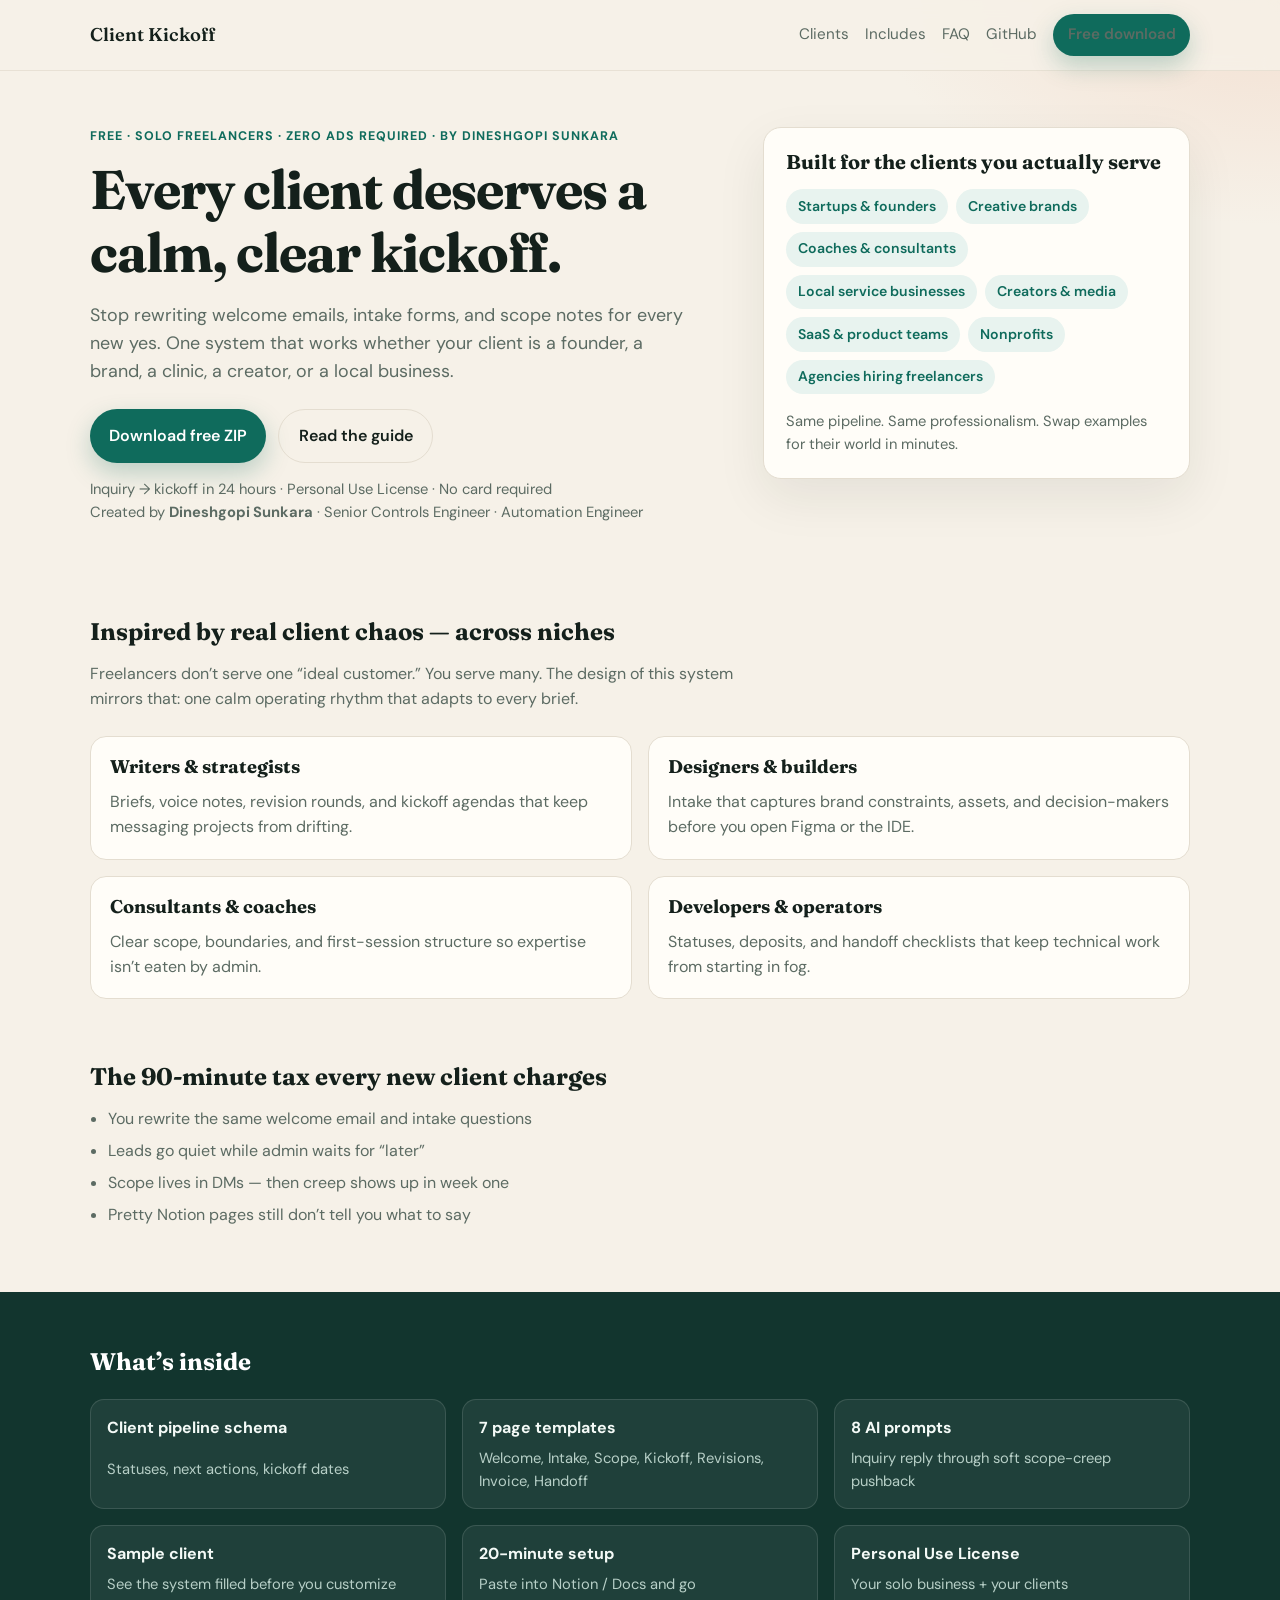
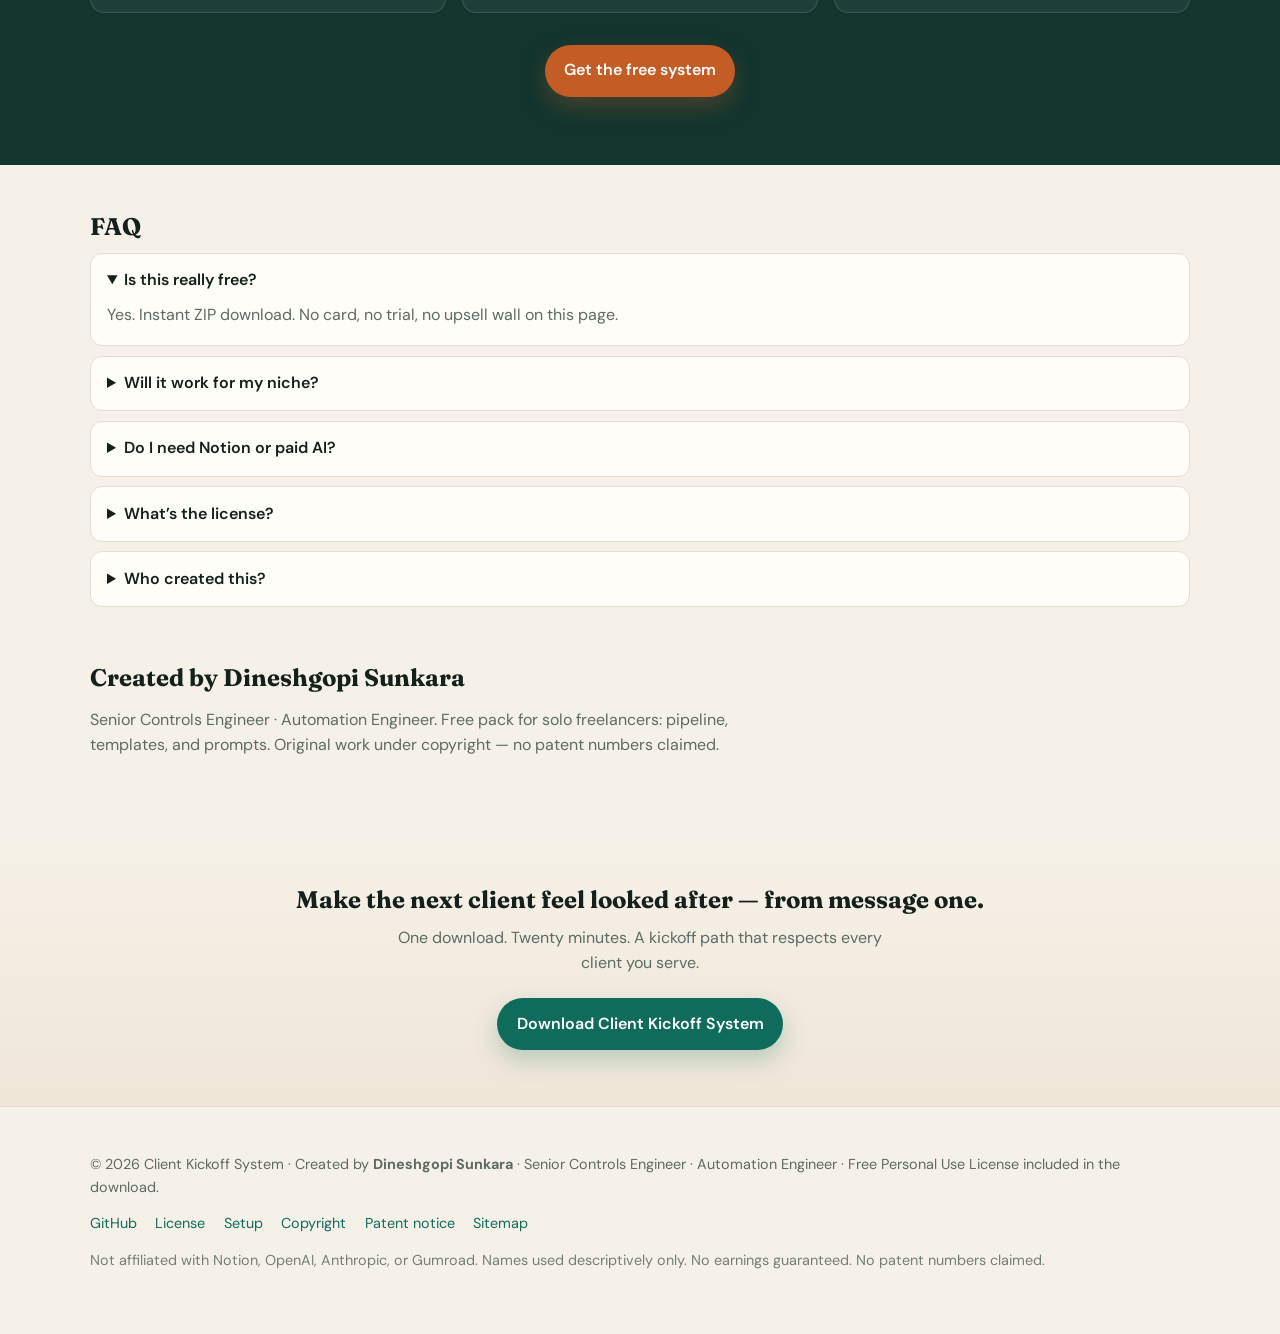
<file: index.html>
<!DOCTYPE html>
<html lang="en">
<head>
  <meta charset="utf-8" />
  <meta name="viewport" content="width=device-width, initial-scale=1" />
  <title>Client Kickoff System — Free Client Onboarding for Solo Freelancers</title>
  <meta name="description" content="Client Kickoff System: Inquiry to first kickoff in 24 hours. Free Notion + AI onboarding system by Dineshgopi Sunkara. For freelance writers, designers, developers, consultants, coaches — and every client in between." />
  <meta name="keywords" content="Client Kickoff System, client kickoff, freelancer onboarding, freelance onboarding, client onboarding system, client pipeline, Notion templates, freelance business tools, freelancer tools, client intake forms, client intake, scope of work, kickoff call, freelancer kickoff, project kickoff templates, solo freelancer tools, client pipeline management, free freelance tools, Dineshgopi Sunkara" />
  <link rel="canonical" href="https://sunkara1111.github.io/client-kickoff-system-free/" />
  <link rel="icon" href="favicon.svg" type="image/svg+xml" />
  <meta name="theme-color" content="#0f6b5c" />
  
  <!-- Open Graph / Facebook -->
  <meta property="og:type" content="website" />
  <meta property="og:url" content="https://sunkara1111.github.io/client-kickoff-system-free/" />
  <meta property="og:title" content="Client Kickoff System — Free Client Onboarding for Solo Freelancers" />
  <meta property="og:description" content="Inquiry to first kickoff in 24 hours. Free complete client onboarding system for solo freelancers. Client pipeline, intake forms, kickoff templates, and AI prompts included." />
  <meta property="og:site_name" content="Client Kickoff System" />
  <meta property="og:image" content="https://sunkara1111.github.io/client-kickoff-system-free/og-image.png" />
  <meta property="og:image:alt" content="Client Kickoff System — free client onboarding for solo freelancers, created by Dineshgopi Sunkara" />
  <meta property="og:locale" content="en_US" />
  
  <!-- Twitter Card -->
  <meta name="twitter:card" content="summary_large_image" />
  <meta name="twitter:url" content="https://sunkara1111.github.io/client-kickoff-system-free/" />
  <meta name="twitter:title" content="Client Kickoff System — Free Client Onboarding" />
  <meta name="twitter:description" content="Inquiry to first kickoff in 24 hours. Free Notion + AI onboarding system for solo freelancers. Client pipeline, intake forms, kickoff templates included." />
  <meta name="twitter:image" content="https://sunkara1111.github.io/client-kickoff-system-free/og-image.png" />
  <meta name="twitter:image:alt" content="Client Kickoff System — free client onboarding for solo freelancers, created by Dineshgopi Sunkara" />
  
  <!-- Additional Meta -->
  <meta name="author" content="Dineshgopi Sunkara" />
  <meta name="robots" content="index, follow" />
  <meta name="googlebot" content="index, follow" />
  
  <link rel="stylesheet" href="styles.css" />
  <link rel="preconnect" href="https://fonts.googleapis.com" />
  <link rel="preconnect" href="https://fonts.gstatic.com" crossorigin />
  <link href="https://fonts.googleapis.com/css2?family=DM+Sans:ital,opsz,wght@0,9..40,400;0,9..40,500;0,9..40,600;0,9..40,700;1,9..40,400&family=Fraunces:opsz,wght@9..144,500;9..144,600;9..144,700&display=swap" rel="stylesheet" />
  <script type="application/ld+json">
  {
    "@context": "https://schema.org",
    "@graph": [
      {
        "@type": "WebSite",
        "name": "Client Kickoff System",
        "url": "https://sunkara1111.github.io/client-kickoff-system-free/",
        "description": "Free client onboarding system for solo freelancers. Inquiry to first kickoff in 24 hours.",
        "inLanguage": "en",
        "author": { "@id": "https://github.com/sunkara1111#person" }
      },
      {
        "@type": "SoftwareApplication",
        "name": "Client Kickoff System",
        "applicationCategory": "BusinessApplication",
        "operatingSystem": "Any",
        "url": "https://sunkara1111.github.io/client-kickoff-system-free/",
        "downloadUrl": "https://sunkara1111.github.io/client-kickoff-system-free/Client-Kickoff-System.zip",
        "description": "Free Notion + AI client onboarding system for solo freelancers: pipeline, intake forms, kickoff templates, and prompts.",
        "author": { "@id": "https://github.com/sunkara1111#person" },
        "offers": {
          "@type": "Offer",
          "price": "0",
          "priceCurrency": "USD"
        }
      },
      {
        "@type": "Person",
        "@id": "https://github.com/sunkara1111#person",
        "name": "Dineshgopi Sunkara",
        "jobTitle": "Senior Controls Engineer · Automation Engineer",
        "url": "https://github.com/sunkara1111"
      }
    ]
  }
  </script>
</head>
<body>
  <header class="nav">
    <div class="wrap nav-inner">
      <a class="logo" href="#">Client Kickoff</a>
      <nav>
        <a href="#clients">Clients</a>
        <a href="#includes">Includes</a>
        <a href="#faq">FAQ</a>
        <a href="https://github.com/sunkara1111/client-kickoff-system-free">GitHub</a>
        <a class="btn btn-small" href="Client-Kickoff-System.zip">Free download</a>
      </nav>
    </div>
  </header>

  <main>
    <section class="hero">
      <div class="wrap hero-grid">
        <div>
          <p class="eyebrow">Free · Solo freelancers · Zero ads required · By Dineshgopi Sunkara</p>
          <h1>Every client deserves a calm, clear kickoff.</h1>
          <p class="lede">Stop rewriting welcome emails, intake forms, and scope notes for every new yes. One system that works whether your client is a founder, a brand, a clinic, a creator, or a local business.</p>
          <div class="cta-row">
            <a class="btn" href="Client-Kickoff-System.zip">Download free ZIP</a>
            <a class="btn btn-ghost" href="https://github.com/sunkara1111/client-kickoff-system-free/blob/main/01-product-Client-Kickoff-System.md">Read the guide</a>
          </div>
          <p class="fine">Inquiry → kickoff in 24 hours · Personal Use License · No card required<br />Created by <strong>Dineshgopi Sunkara</strong> · Senior Controls Engineer · Automation Engineer</p>
        </div>
        <aside class="hero-card" aria-label="Client spectrum">
          <h2>Built for the clients you actually serve</h2>
          <ul class="client-chips">
            <li>Startups & founders</li>
            <li>Creative brands</li>
            <li>Coaches & consultants</li>
            <li>Local service businesses</li>
            <li>Creators & media</li>
            <li>SaaS & product teams</li>
            <li>Nonprofits</li>
            <li>Agencies hiring freelancers</li>
          </ul>
          <p class="card-note">Same pipeline. Same professionalism. Swap examples for their world in minutes.</p>
        </aside>
      </div>
    </section>

    <section class="band" id="clients">
      <div class="wrap">
        <h2>Inspired by real client chaos — across niches</h2>
        <p class="section-lede">Freelancers don’t serve one “ideal customer.” You serve many. The design of this system mirrors that: one calm operating rhythm that adapts to every brief.</p>
        <div class="cards">
          <article>
            <h3>Writers & strategists</h3>
            <p>Briefs, voice notes, revision rounds, and kickoff agendas that keep messaging projects from drifting.</p>
          </article>
          <article>
            <h3>Designers & builders</h3>
            <p>Intake that captures brand constraints, assets, and decision-makers before you open Figma or the IDE.</p>
          </article>
          <article>
            <h3>Consultants & coaches</h3>
            <p>Clear scope, boundaries, and first-session structure so expertise isn’t eaten by admin.</p>
          </article>
          <article>
            <h3>Developers & operators</h3>
            <p>Statuses, deposits, and handoff checklists that keep technical work from starting in fog.</p>
          </article>
        </div>
      </div>
    </section>

    <section class="pain wrap">
      <h2>The 90-minute tax every new client charges</h2>
      <ul class="pain-list">
        <li>You rewrite the same welcome email and intake questions</li>
        <li>Leads go quiet while admin waits for “later”</li>
        <li>Scope lives in DMs — then creep shows up in week one</li>
        <li>Pretty Notion pages still don’t tell you what to say</li>
      </ul>
    </section>

    <section class="includes" id="includes">
      <div class="wrap">
        <h2>What’s inside</h2>
        <div class="includes-grid">
          <div><strong>Client pipeline schema</strong><span>Statuses, next actions, kickoff dates</span></div>
          <div><strong>7 page templates</strong><span>Welcome, Intake, Scope, Kickoff, Revisions, Invoice, Handoff</span></div>
          <div><strong>8 AI prompts</strong><span>Inquiry reply through soft scope-creep pushback</span></div>
          <div><strong>Sample client</strong><span>See the system filled before you customize</span></div>
          <div><strong>20-minute setup</strong><span>Paste into Notion / Docs and go</span></div>
          <div><strong>Personal Use License</strong><span>Your solo business + your clients</span></div>
        </div>
        <div class="cta-row center">
          <a class="btn" href="Client-Kickoff-System.zip">Get the free system</a>
        </div>
      </div>
    </section>

    <section class="faq wrap" id="faq">
      <h2>FAQ</h2>
      <details open>
        <summary>Is this really free?</summary>
        <p>Yes. Instant ZIP download. No card, no trial, no upsell wall on this page.</p>
      </details>
      <details>
        <summary>Will it work for my niche?</summary>
        <p>Yes. It’s built for solo service freelancers generally. Swap examples for writing, design, dev, coaching, or consulting in a few minutes — the pipeline stays the same for every client type.</p>
      </details>
      <details>
        <summary>Do I need Notion or paid AI?</summary>
        <p>Notion free tier is enough (or paste into Docs/Obsidian). Prompts work in ChatGPT, Claude, and similar tools — any AI plan is optional and separate.</p>
      </details>
      <details>
        <summary>What’s the license?</summary>
        <p>Personal Use License for your own freelance/solo business and work with your clients. Don’t resell or redistribute the raw product files. Full terms are in <a href="LICENSE-Personal-Use.txt">LICENSE-Personal-Use.txt</a>.</p>
      </details>
      <details>
        <summary>Who created this?</summary>
        <p>Dineshgopi Sunkara — Senior Controls Engineer · Automation Engineer. The system is original work under copyright. No patent numbers are claimed. Source: <a href="https://github.com/sunkara1111/client-kickoff-system-free">github.com/sunkara1111/client-kickoff-system-free</a>.</p>
      </details>
    </section>

    <section class="creator wrap" id="creator">
      <h2>Created by Dineshgopi Sunkara</h2>
      <p class="section-lede">Senior Controls Engineer · Automation Engineer. Free pack for solo freelancers: pipeline, templates, and prompts. Original work under copyright — no patent numbers claimed.</p>
    </section>

    <section class="final">
      <div class="wrap">
        <h2>Make the next client feel looked after — from message one.</h2>
        <p>One download. Twenty minutes. A kickoff path that respects every client you serve.</p>
        <a class="btn" href="Client-Kickoff-System.zip">Download Client Kickoff System</a>
      </div>
    </section>
  </main>

  <footer class="footer">
    <div class="wrap">
      <p>© 2026 Client Kickoff System · Created by <strong>Dineshgopi Sunkara</strong> · Senior Controls Engineer · Automation Engineer · Free Personal Use License included in the download.</p>
      <p class="footer-links">
        <a href="https://github.com/sunkara1111/client-kickoff-system-free">GitHub</a>
        <a href="LICENSE-Personal-Use.txt">License</a>
        <a href="docs/SETUP.md">Setup</a>
        <a href="COPYRIGHT.md">Copyright</a>
        <a href="PATENT_NOTICE.md">Patent notice</a>
        <a href="sitemap.xml">Sitemap</a>
      </p>
      <p class="muted">Not affiliated with Notion, OpenAI, Anthropic, or Gumroad. Names used descriptively only. No earnings guaranteed. No patent numbers claimed.</p>
    </div>
  </footer>
</body>
</html>
</file>
<file: styles.css>
:root {
  --ink: #14201b;
  --muted: #5c6b63;
  --paper: #f6f1e8;
  --card: #fffdf8;
  --line: #e4ddd0;
  --accent: #0f6b5c;
  --accent-2: #c45c26;
  --chip: #e8f3ef;
  --shadow: 0 18px 50px rgba(20, 32, 27, 0.08);
  --radius: 18px;
  --font: "DM Sans", system-ui, sans-serif;
  --display: "Fraunces", Georgia, serif;
}
* { box-sizing: border-box; }
html { scroll-behavior: smooth; }
body {
  margin: 0;
  font-family: var(--font);
  color: var(--ink);
  background:
    radial-gradient(1200px 600px at 10% -10%, #dceee8 0%, transparent 55%),
    radial-gradient(900px 500px at 100% 0%, #f3e0d2 0%, transparent 45%),
    var(--paper);
  line-height: 1.55;
}
a { color: inherit; }
.wrap { width: min(1100px, calc(100% - 2rem)); margin: 0 auto; }
.nav {
  position: sticky; top: 0; z-index: 10;
  backdrop-filter: blur(10px);
  background: rgba(246, 241, 232, 0.85);
  border-bottom: 1px solid rgba(228, 221, 208, 0.8);
}
.nav-inner { display: flex; align-items: center; justify-content: space-between; padding: 0.9rem 0; gap: 1rem; }
.logo { font-family: var(--display); font-weight: 600; text-decoration: none; font-size: 1.15rem; }
.nav nav { display: flex; gap: 1rem; align-items: center; flex-wrap: wrap; }
.nav nav a { text-decoration: none; color: var(--muted); font-size: 0.95rem; }
.btn {
  display: inline-flex; align-items: center; justify-content: center;
  background: var(--accent); color: #fff; text-decoration: none;
  padding: 0.85rem 1.2rem; border-radius: 999px; font-weight: 600;
  box-shadow: 0 10px 24px rgba(15, 107, 92, 0.25);
}
.btn:hover { filter: brightness(1.05); }
.btn-ghost {
  background: transparent; color: var(--ink); border: 1px solid var(--line);
  box-shadow: none;
}
.btn-small { padding: 0.55rem 0.9rem; font-size: 0.9rem; }
.hero { padding: 3.5rem 0 2rem; }
.hero-grid { display: grid; grid-template-columns: 1.2fr 0.8fr; gap: 2rem; align-items: start; }
.eyebrow { text-transform: uppercase; letter-spacing: 0.08em; font-size: 0.78rem; color: var(--accent); font-weight: 700; margin: 0 0 0.8rem; }
h1, h2, h3 { font-family: var(--display); line-height: 1.15; margin: 0 0 0.8rem; }
h1 { font-size: clamp(2.2rem, 5vw, 3.4rem); letter-spacing: -0.02em; }
.lede { font-size: 1.12rem; color: var(--muted); max-width: 38rem; }
.cta-row { display: flex; flex-wrap: wrap; gap: 0.75rem; margin: 1.5rem 0 0.75rem; }
.cta-row.center { justify-content: center; }
.fine { color: var(--muted); font-size: 0.92rem; }
.hero-card {
  background: var(--card); border: 1px solid var(--line); border-radius: var(--radius);
  padding: 1.4rem; box-shadow: var(--shadow);
}
.hero-card h2 { font-size: 1.25rem; }
.client-chips { list-style: none; padding: 0; margin: 1rem 0; display: flex; flex-wrap: wrap; gap: 0.5rem; }
.client-chips li {
  background: var(--chip); color: var(--accent); border-radius: 999px;
  padding: 0.4rem 0.75rem; font-size: 0.88rem; font-weight: 600;
}
.card-note { color: var(--muted); font-size: 0.92rem; margin: 0; }
.band { padding: 3rem 0; }
.section-lede { color: var(--muted); max-width: 42rem; margin-bottom: 1.5rem; }
.cards { display: grid; grid-template-columns: repeat(2, 1fr); gap: 1rem; }
.cards article {
  background: var(--card); border: 1px solid var(--line); border-radius: 16px; padding: 1.2rem;
}
.cards h3 { font-size: 1.15rem; }
.cards p { margin: 0; color: var(--muted); }
.pain { padding: 1rem 0 3rem; }
.pain-list { padding-left: 1.1rem; color: var(--muted); }
.pain-list li { margin: 0.45rem 0; }
.includes { background: #12352e; color: #f4faf7; padding: 3.5rem 0; }
.includes h2 { color: #fff; }
.includes-grid { display: grid; grid-template-columns: repeat(3, 1fr); gap: 1rem; margin: 1.5rem 0 2rem; }
.includes-grid div {
  background: rgba(255,255,255,0.06); border: 1px solid rgba(255,255,255,0.12);
  border-radius: 14px; padding: 1rem; display: grid; gap: 0.35rem;
}
.includes-grid span { color: #b7cfc7; font-size: 0.92rem; }
.includes .btn { background: var(--accent-2); box-shadow: 0 10px 24px rgba(196, 92, 38, 0.3); }
.faq { padding: 3rem 0; }
details {
  background: var(--card); border: 1px solid var(--line); border-radius: 12px;
  padding: 0.9rem 1rem; margin: 0.6rem 0;
}
summary { cursor: pointer; font-weight: 600; }
details p { color: var(--muted); margin: 0.6rem 0 0.2rem; }
.final {
  padding: 3.5rem 0; text-align: center;
  background: linear-gradient(180deg, transparent, #efe6d8);
}
.final p { color: var(--muted); max-width: 32rem; margin: 0 auto 1.4rem; }
.footer { padding: 2rem 0 3rem; border-top: 1px solid var(--line); color: var(--muted); font-size: 0.9rem; }
.footer a { color: var(--accent); text-decoration: none; }
.footer a:hover { text-decoration: underline; }
.footer-links { display: flex; flex-wrap: wrap; gap: 0.75rem 1.15rem; }
.creator { padding: 0 0 3rem; }
.muted { opacity: 0.85; }
@media (max-width: 860px) {
  .hero-grid, .cards, .includes-grid { grid-template-columns: 1fr; }
  .nav nav a:not(.btn) { display: none; }
}
</file>
